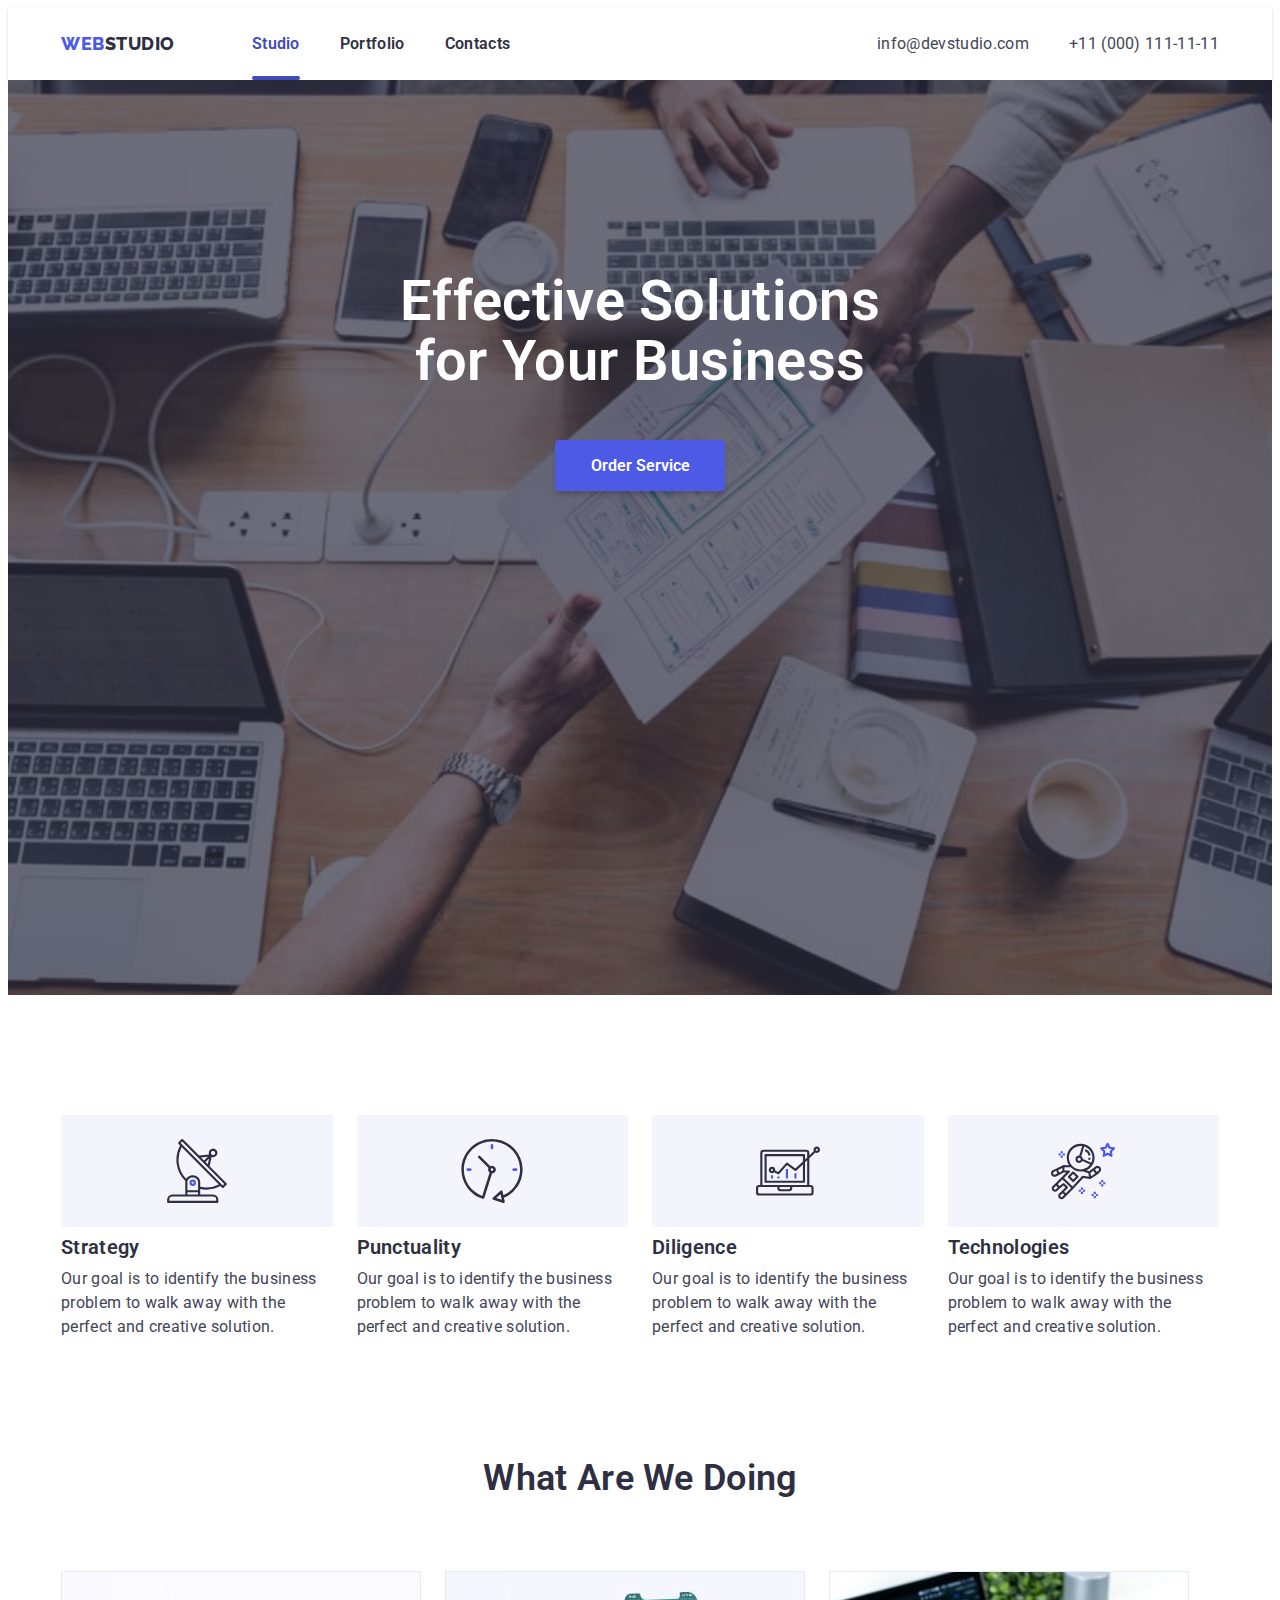
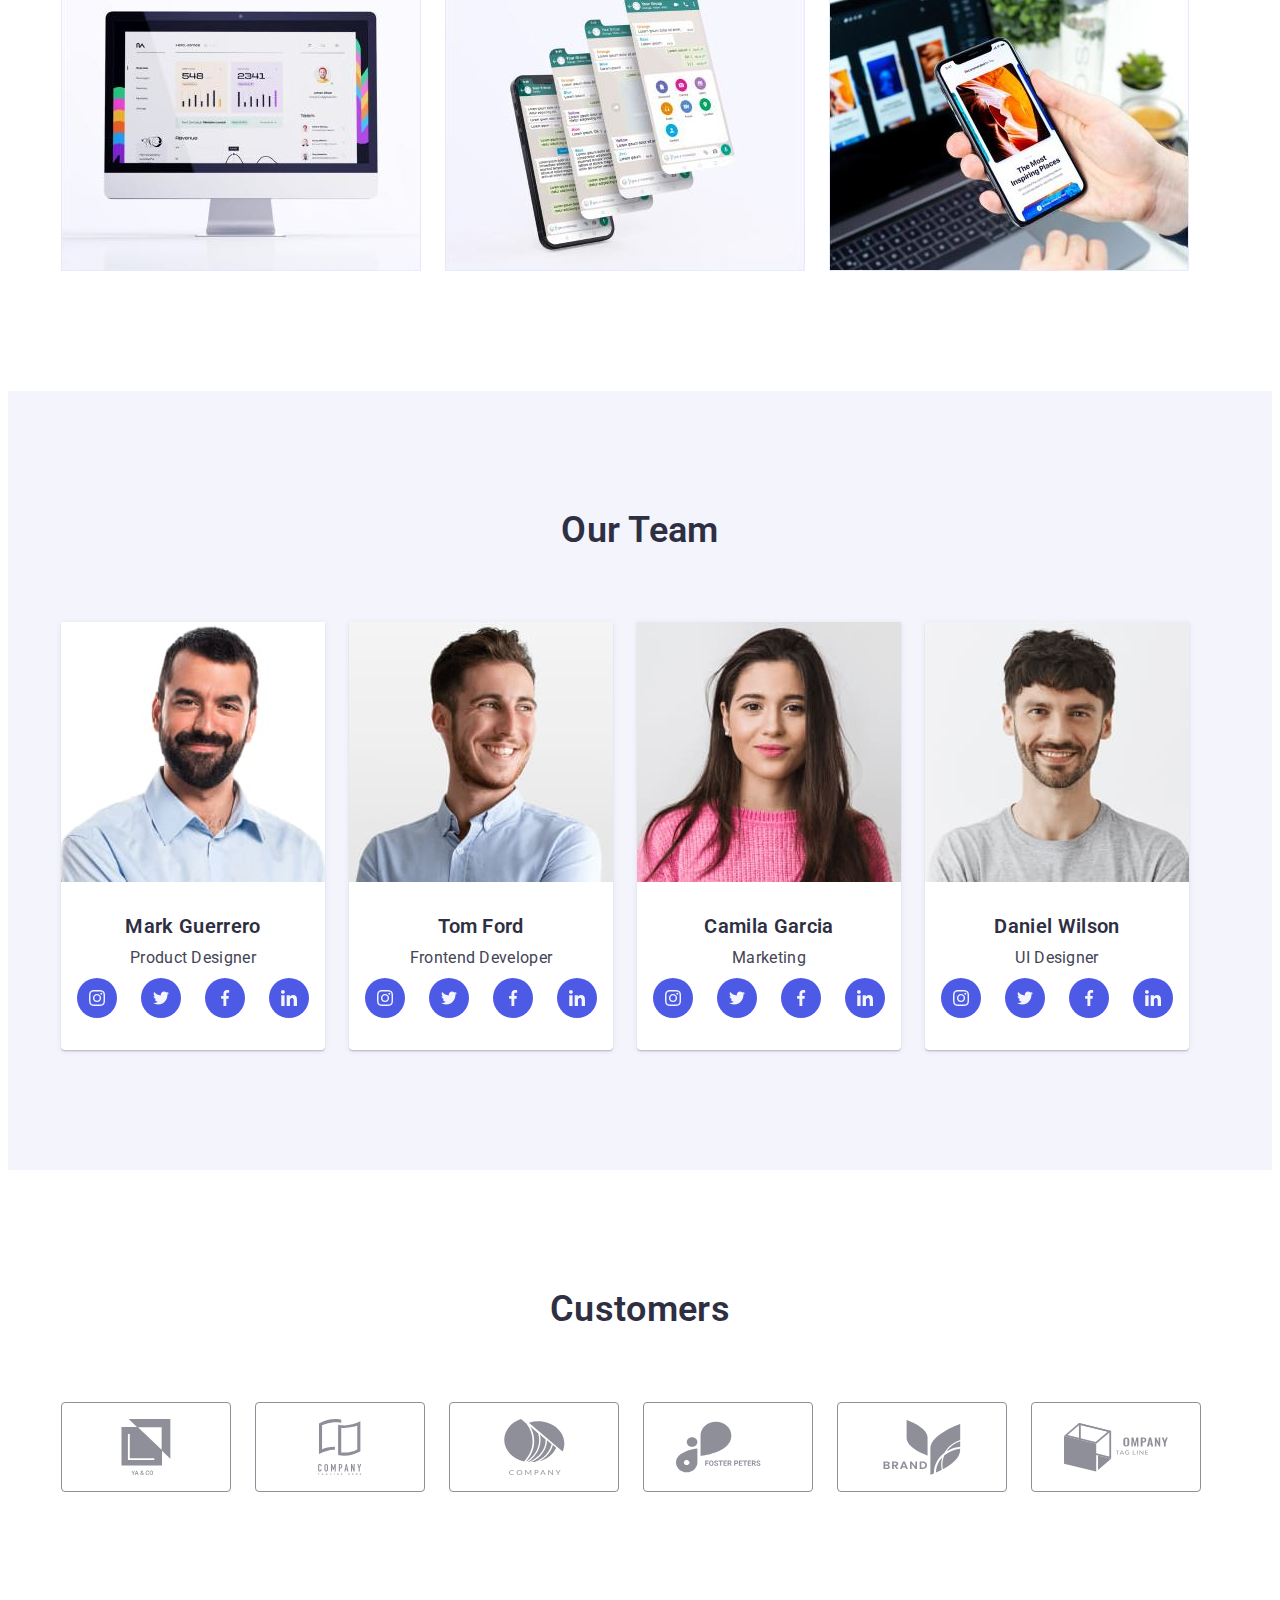
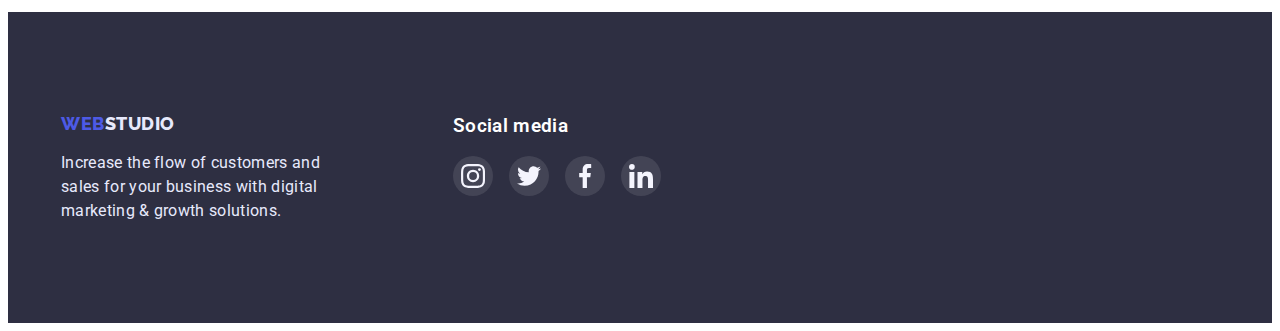
<file: index.html>
<!DOCTYPE html>
<html lang="en">

<head>
    <meta charset="utf-8" />
    <meta http-equiv="X-UA-Compatible" content="IE=edge">
    <meta name="viewport" content="width=device-width, initial-scale=1">
    <title>>WebSTUdIO</title>

    <!-- fonts -->
    <link rel="preconnect" href="https://fonts.googleapis.com">
    <link rel="preconnect" href="https://fonts.gstatic.com" crossorigin>
    <link href="https://fonts.googleapis.com/css2?family=Raleway:wght@800&family=Roboto:wght@400;500;700;900&display=swap" rel="stylesheet">

    <!-- normalize -->
    <link rel="stylesheet" href="https://cdnjs.cloudflare.com/ajax/libs/modern-normalize/1.1.0/modern-normalize.min.css" integrity="sha512-wpPYUAdjBVSE4KJnH1VR1HeZfpl1ub8YT/NKx4PuQ5NmX2tKuGu6U/JRp5y+Y8XG2tV+wKQpNHVUX03MfMFn9Q=="
        crossorigin="anonymous" referrerpolicy="no-referrer" />

    <!-- my styles -->
    <link rel="stylesheet" href="./css/styles.css">
</head>

<body>
    <header class="header">
        <div class="container">
            <nav class="nav">
                <a href="./index.html" class="link logo logo-header  font-raleway">
                    <span>WEB</span>STUDIO</a>
                <ul class="list nav-list">
                    <li>
                        <a href="./index.html" class="link nav-link current">Studio</a>
                    </li>
                    <li>
                        <a href="./portfolio.html" class="link nav-link">Portfolio</a>
                    </li>
                    <li>
                        <a href="" class="link nav-link">Contacts</a>
                    </li>
                </ul>
            </nav>
            <ul class="list contacts">
                <li>
                    <a href="mailto:info@devstudio.com" class="link  contact-link">info@devstudio.com</a>
                </li>
                <li>
                    <a href="tel:+11(000)111-11-11" class="link contact-link">+11 &lpar;000&rpar; 111-11-11</a>
                </li>
            </ul>
        </div>
    </header>
      <main>
        <section class="section hero">
            <div class="container">
                <h1 class="hero-title white">Effective Solutions for Your Business</h1>
                <button type="button" class="btn hero-btn white" data-modal-open>Order Service</button>
            </div>
        </section>
        <section class="section benefits">
            <div class="container">
                <h2 class="visually-hidden">Our benefits</h2>

                <ul class="list benefits-list">
                    <li class="benefits-item">
                        <div class="decoration">
                            <svg width="64" height="64">
                                <use href="./images/icons.svg#icon-antenna"></use>
                            </svg>
                        </div>

                        <h3 class="section-title">Strategy</h3>
                        <p>Our goal is to identify the business problem to walk away with the perfect and creative solution.
                        </p>
                    </li>
                    <li class="benefits-item">
                        <div class="decoration">
                            <svg width="64" height="64">
                                <use href="./images/icons.svg#icon-clock"></use>
                            </svg>
                        </div>

                        <h3 class="section-title">Punctuality</h3>
                        <p>Our goal is to identify the business problem to walk away with the perfect and creative solution.
                        </p>
                    </li>
                    <li class="benefits-item">
                        <div class="decoration">
                            <svg width="64" height="64">
                                <use href="./images/icons.svg#icon-diagram"></use>
                            </svg>
                        </div>   
                        <h3 class="section-title">Diligence</h3>
                        <p>Our goal is to identify the business problem to walk away with the perfect and creative solution.
                        </p>
                    </li>
                    <li class="benefits-item">
                        <div class="decoration">
                            <svg width="64" height="64">
                                <use href="./images/icons.svg#icon-astronaut"></use>
                            </svg>
                        </div>

                        <h3 class="section-title">Technologies</h3>
                        <p>Our goal is to identify the business problem to walk away with the perfect and creative solution.
                        </p>
                    </li>
                </ul>
            </div>
        </section>
        <section class="section works">
            <div class="container">
                <h2 class="section-title works-title">What are we doing</h2>
                <ul class="list works-list">
                    <li>
                        <img src="./images/mob_desk.jpg" alt="image desktop" width="360" height="300">
                    </li>
                    <li>
                        <img src="./images/mob.jpg" alt="image phones" width="360" height="300">
                    </li>
                    <li>
                        <img src="./images/desk.jpg" alt="image desktop and phone" width="360" height="300">
                    </li>
                </ul>
        </section>
        <section class="section team">
            <div class="container">
                <h2 class="section-title team-title">Our Team</h2>
                <ul class="list team-list">
                    <li class="team-list-item">
                        <img src="./images/img-1-min.jpg" alt="Photo Mark Guerrero" width="264" height="260">
                        <div class="wrapper">
                            <h3 class="section-title">Mark Guerrero</h3>
                            <p class="team-descr">Product Designer</p>
                            <ul class="list team-social-list">
                                <li class="team-social-item">
                                    <a href="" class="link card-social-link">
                                        <svg class="icon-social"  width="16" height="16">
                                            <use href="./images/icons.svg#icon-instagram-1"></use>
                                        </svg>
                                    </a>
                                </li>
                                <li class="team-social-item">
                                    <a href="" class="link card-social-link">
                                        <svg class="icon-social" width="16" height="16">
                                            <use href="./images/icons.svg#icon-twitter-1"></use>
                                        </svg>
                                    </a>
                                </li>
                                <li class="team-social-item">
                                    <a href="" class="link card-social-link">
                                        <svg class="icon-social" width="16" height="16">
                                            <use href="./images/icons.svg#icon-facebook-1"></use>
                                        </svg>
                                    </a>
                                </li>
                                <li class="team-social-item">
                                    <a href="" class="link card-social-link">
                                        <svg class="icon-social" width="16" height="16">
                                            <use href="./images/icons.svg#icon-linkedin-1"></use>
                                        </svg>
                                    </a>
                                </li>
                            </ul>
                        </div>
                    </li>
                    <li class="team-list-item">
                        <img src="./images/img-2-min.jpg" alt="Photo Tom Ford" width="264" height="260">
                        <div class="wrapper">
                            <h3 class="section-title">Tom Ford</h3>
                            <p class="team-descr">Frontend Developer</p>
                            <ul class="list team-social-list">
                                <li class="team-social-item">
                                    <a href="" class="link card-social-link">
                                        <svg class="icon-social" width="16" height="16">
                                            <use href="./images/icons.svg#icon-instagram-1"></use>
                                        </svg>
                                    </a>
                                </li>
                                <li class="team-social-item">
                                    <a href="" class="link card-social-link">
                                        <svg class="icon-social" width="16" height="16">
                                            <use href="./images/icons.svg#icon-twitter-1"></use>
                                        </svg>
                                    </a>
                                </li>
                                <li class="team-social-item">
                                    <a href="" class="link card-social-link">
                                        <svg class="icon-social" width="16" height="16">
                                            <use href="./images/icons.svg#icon-facebook-1"></use>
                                        </svg>
                                    </a>
                                </li>
                                <li class="team-social-item">
                                    <a href="" class="link card-social-link">
                                        <svg class="icon-social" width="16" height="16">
                                            <use href="./images/icons.svg#icon-linkedin-1"></use>
                                        </svg>
                                    </a>
                                </li>
                            </ul>
                        </div>
                    </li>
                    <li class="team-list-item">
                        <img src="./images/img-3-min.jpg" alt="Photo Camila Garcia" width="264" height="260">
                        <div class="wrapper">
                            <h3 class="section-title">Camila Garcia</h3>
                            <p class="team-descr">Marketing</p>
                            <ul class="list team-social-list">
                                <li class="team-social-item">
                                    <a href="" class="link card-social-link">
                                        <svg class="icon-social" width="16" height="16">
                                            <use href="./images/icons.svg#icon-instagram-1"></use>
                                        </svg>
                                    </a>
                                </li>
                                <li class="team-social-item">
                                    <a href="" class="link card-social-link">
                                        <svg class="icon-social" width="16" height="16">
                                            <use href="./images/icons.svg#icon-twitter-1"></use>
                                        </svg>
                                    </a>
                                </li>
                                <li class="team-social-item">
                                    <a href="" class="link card-social-link">
                                        <svg class="icon-social" width="16" height="16">
                                            <use href="./images/icons.svg#icon-facebook-1"></use>
                                        </svg>
                                    </a>
                                </li>
                                <li class="team-social-item">
                                    <a href="" class="link card-social-link">
                                        <svg class="icon-social" width="16" height="16">
                                            <use href="./images/icons.svg#icon-linkedin-1"></use>
                                        </svg>
                                    </a>
                                </li>
                            </ul>
                        </div>
                    </li>
                    <li class="team-list-item">
                        <img src="./images/img-4-min.jpg" alt="Daniel Wilson" width="264" height="260">
                        <div class="wrapper">
                            <h3 class="section-title">Daniel Wilson</h3>
                            <p class="team-descr">UI Designer</p>
                            <ul class="list team-social-list">
                                <li class="team-social-item">
                                    <a href="" class="link card-social-link">
                                        <svg class="icon-social" width="16" height="16">
                                            <use href="./images/icons.svg#icon-instagram-1"></use>
                                        </svg>
                                    </a>
                                </li>
                                <li class="team-social-item">
                                    <a href="" class="link card-social-link">
                                        <svg class="icon-social" width="16" height="16">
                                            <use href="./images/icons.svg#icon-twitter-1"></use>
                                        </svg>
                                    </a>
                                </li>
                                <li class="team-social-item">
                                    <a href="" class="link card-social-link">
                                        <svg class="icon-social" width="16" height="16">
                                            <use href="./images/icons.svg#icon-facebook-1"></use>
                                        </svg>
                                    </a>
                                </li>
                                <li class="team-social-item">
                                    <a href="" class="link card-social-link">
                                        <svg class="icon-social" width="16" height="16">
                                            <use href="./images/icons.svg#icon-linkedin-1"></use>
                                        </svg>
                                    </a>
                                </li>
                            </ul>
                        </div>
                    </li>
                </ul>
            </div>
        </section>
        <section class="section clients">
            <div class="container">
                <h2 class="section-title clients-title">Customers</h2>
                <ul class="list clients-list">
                    <li class="client-item">
                        <a href="" class="link client-link">
                                <svg class="client-icon" width="104" height="56">
                                    <use href="./images/icons.svg#icon-logo-client-1"></use>
                                      </svg>
                        </a>
                    </li>
                    <li class="client-item">
                        <a href="" class="link client-link">
                                <svg class="client-icon" width="104" height="56">
                                <use href="./images/icons.svg#icon-logo-client-2"></use>
                            </svg>
                        </a>
                    </li>
                    <li class="client-item">
                        <a href="" class="link client-link">
                                <svg class="client-icon" width="104" height="56">
                             <use href="./images/icons.svg#icon-logo-client-3"></use>
                                      </svg>
                        </a>
                    </li>
                    <li class="client-item">
                        <a href="" class="link client-link">
                                <svg class="client-icon"  width="104" height="56">
                             <use href="./images/icons.svg#icon-logo-client-4"></use>
                                      </svg>
                        </a>
                    </li>
                    <li class="client-item">
                        <a href="" class="link client-link">
                                <svg class="client-icon"  width="104" height="56">
                             <use href="./images/icons.svg#icon-logo-client-5"></use>
                                      </svg>
                        </a>
                    </li>
                    <li class="client-item">
                        <a href="" class="link client-link">
                            <svg class="client-icon" width="104" height="56">
                                <use href="./images/icons.svg#icon-logo-client-6"></use>
                                      </svg>
                        </a>
                    </li>
                </ul>
            </div>
        </section>
    </main>
    <footer class="footer">
        <div class="container">
            <div class="wrapper footer-logo">
            <a href="./index.html" class="logo logo-footer font-raleway link">
                <span>WEB</span>STUDIO</a>
            <p class="footer-descr">Increase the flow of customers and sales for your business with digital marketing &amp; growth solutions.</p>
        </div>
        <div class="wrapper">
            <h3 class="footer-social-title white">Social media</h3>
            <ul class="list footer-social-list">
                <li class="social-item">
                    <a href="" class="link social-link">
                        <svg class="icon-social" width="24" height="24">
                            <use href="./images/icons.svg#icon-instagram-1"></use>
                        </svg>
                    </a>
                </li>
                <li class="social-item">
                    <a href="" class="link social-link">
                        <svg class="icon-social"  width="24" height="24">
                            <use href="./images/icons.svg#icon-twitter-1"></use>
                        </svg>
                    </a>
                </li>
                <li class="social-item">
                    <a href="" class="link social-link">
                        <svg class="icon-social" width="24" height="24">
                            <use href="./images/icons.svg#icon-facebook-1"></use>
                        </svg>
                    </a>
                </li>
                <li class="social-item">
                    <a href="" class="link social-link">
                        <svg class="icon-social" width="24" height="24">
                            <use href="./images/icons.svg#icon-linkedin-1"></use>
                        </svg>
                    </a>
                </li>
            </ul>
        </div>
        </div>
    </footer>
    <div class="backdrop is-hidden" data-modal>
        <div class="modal">
            <button class="btn btn-close" data-modal-close>
                    <svg width="8" height="8">
                            <use href="./images/icons.svg#icon-close"></use>
                        </svg>
            </button>
        </div>
    </div>
    <script src="./js/modal.js"></script>
</body>

</html>
</file>
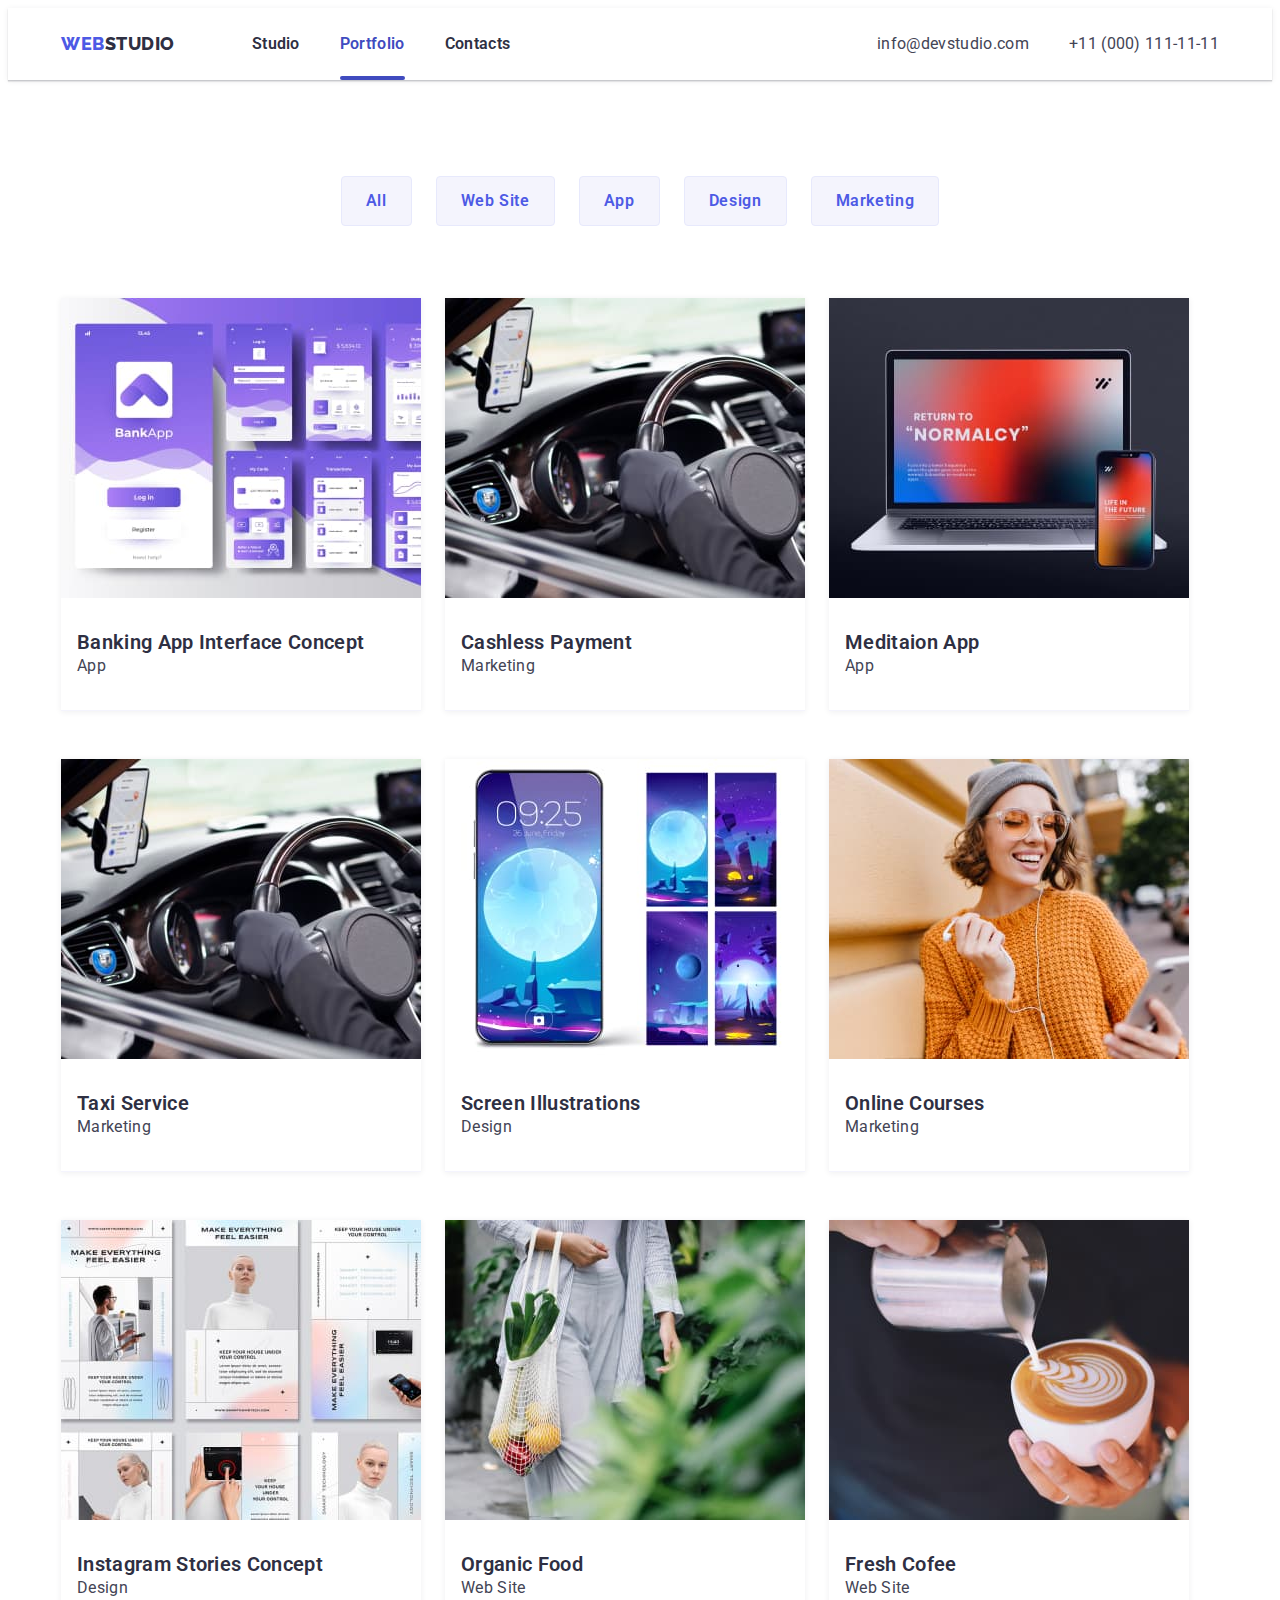
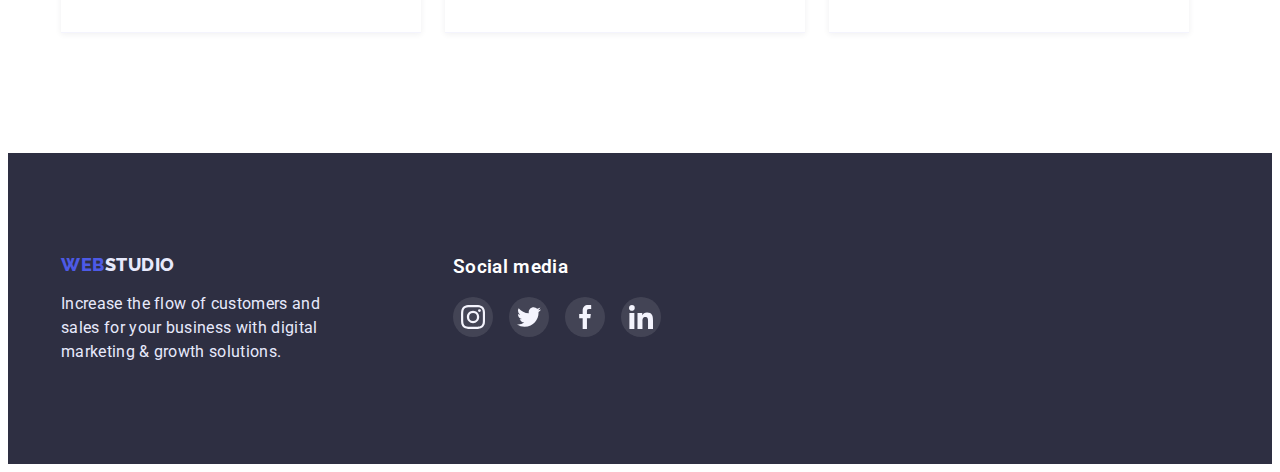
<file: portfolio.html>
<!DOCTYPE html>
<html lang="en">

<head>
    <meta charset="utf-8" />
    <meta http-equiv="X-UA-Compatible" content="IE=edge">
    <meta name="viewport" content="width=device-width, initial-scale=1">
    <title>Portfolio</title>

    <!-- fonts -->
    <link rel="preconnect" href="https://fonts.googleapis.com">
    <link rel="preconnect" href="https://fonts.gstatic.com" crossorigin>
    <link href="https://fonts.googleapis.com/css2?family=Raleway:wght@800&family=Roboto:wght@400;500;700;900&display=swap" rel="stylesheet">

    <!-- normalize -->
    <link rel="stylesheet" href="https://cdnjs.cloudflare.com/ajax/libs/modern-normalize/1.1.0/modern-normalize.min.css" integrity="sha512-wpPYUAdjBVSE4KJnH1VR1HeZfpl1ub8YT/NKx4PuQ5NmX2tKuGu6U/JRp5y+Y8XG2tV+wKQpNHVUX03MfMFn9Q=="
        crossorigin="anonymous" referrerpolicy="no-referrer" />

    <!-- my styles -->
    <link rel="stylesheet" href="./css/styles.css">
</head>

<body>
    <header class="header">
        <div class="container">
            <nav class="nav">
                <a href="./index.html" class="link logo logo-header  font-raleway">
                    <span>WEB</span>STUDIO</a>
                <ul class="list nav-list">
                    <li>
                        <a href="./index.html" class="link nav-link">Studio</a>
                    </li>
                    <li>
                        <a href="./portfolio.html" class="link nav-link current">Portfolio</a>
                    </li>
                    <li>
                        <a href="" class="link nav-link">Contacts</a>
                    </li>
                </ul>
            </nav>
            <ul class="list contacts">
                <li>
                    <a href="mailto:info@devstudio.com" class="link  contact-link">info@devstudio.com</a>
                </li>
                <li>
                    <a href="tel:+11(000)111-11-11" class="link contact-link">+11 &lpar;000&rpar; 111-11-11</a>
                </li>
            </ul>
        </div>
    </header>
    <main>
        <section class="section portfolio">
            <div class="container">
                <h1 class="visually-hidden"> Portfolio</h1>
                <ul class="list filter">
                    <li>
                        <button type="button" class="btn filter-btn">All</button>
                    </li>
                    <li>
                        <button type="button" class="btn filter-btn">Web Site</button>
                    </li>
                    <li>
                        <button type="button" class="btn filter-btn">App</button>
                    </li>
                    <li>
                        <button type="button" class="btn filter-btn">Design</button>
                    </li>
                    <li>
                        <button type="button" class="btn filter-btn">Marketing</button>
                    </li>
                </ul>

                <ul class="list views">
                    <li class="views-item">
                        <a href="" class="link">
                            <div class="wrapper">
                                <img src="./images/img-app-1.jpg" alt="Bank App" width="360" height="300" class="views-img">
                                <div class="views-overlay">
                                    <p class="views-overlay-text">
                                        14 Stylish and User-Friendly App Design Concepts · Task Manager App · Calorie Tracker App · Exotic Fruit Ecommerce App ·
                                        Cloud Storage App
                                    </p>
                                </div>
                            </div>
                            <div class="wrapper">
                                <h3 class="section-title">Banking App Interface Concept</h3>
                                <p class="views-descr">App</p>
                            </div>
                        </a>
                    </li>
                    <li class="views-item">
                        <a href="" class="link">
                            <div class="wrapper">
                                <img src="./images/img-marketing-2.jpg" alt="Cashless" width="360" height="300" class="views-img">
                                <div class="views-overlay">
                                    <p class="views-overlay-text">
                                        14 Stylish and User-Friendly App Design Concepts · Task Manager App · Calorie Tracker App · Exotic Fruit Ecommerce App ·
                                        Cloud Storage App
                                    </p>
                                </div>
                            </div>
                            <div class="wrapper">
                                <h3 class="section-title">Cashless Payment</h3>
                                <p class="views-descr">Marketing</p>
                            </div>
                        </a>
                    </li>
                    <li class="views-item">
                        <a href="" class="link">
                            <div class="wrapper">
                                <img src="./images/img-app=2.jpg" alt="Some App" width="360" height="300" class="views-img">
                                <div class="views-overlay">
                                    <p class="views-overlay-text">
                                        14 Stylish and User-Friendly App Design Concepts · Task Manager App · Calorie Tracker App · Exotic Fruit Ecommerce App ·
                                        Cloud Storage App
                                    </p>
                                </div>
                            </div>
                            <div class="wrapper">
                                <h3 class="section-title">Meditaion App</h3>
                                <p class="views-descr">App</p>
                            </div>
                        </a>
                    </li>
                    <li class="views-item">
                        <a href="" class="link">
                            <div class="wrapper">
                                <img src="./images/img-marketing-2.jpg" alt="Taxi" width="360" height="300" class="views-img">
                                <div class="views-overlay">
                                    <p class="views-overlay-text">
                                        14 Stylish and User-Friendly App Design Concepts · Task Manager App · Calorie Tracker App · Exotic Fruit Ecommerce App ·
                                        Cloud Storage App
                                    </p>
                                </div>
                            </div>
                            <div class="wrapper">
                                <h3 class="section-title">Taxi Service</h3>
                                <p class="views-descr">Marketing</p>
                            </div>
                        </a>
                    </li>
                    <li class="views-item">
                        <a href="" class="link">
                            <div class="wrapper">
                                <img src="./images/img-design-1.jpg" alt=">Screen" width="360" height="300" class="views-img">
                                <div class="views-overlay">
                                    <p class="views-overlay-text">
                                        14 Stylish and User-Friendly App Design Concepts · Task Manager App · Calorie Tracker App · Exotic Fruit Ecommerce App ·
                                        Cloud Storage App
                                    </p>
                                </div>
                            </div>
                            <div class="wrapper">
                                <h3 class="section-title">Screen Illustrations</h3>
                                <p class="views-descr">Design</p>
                            </div>
                        </a>
                    </li>
                    <li class="views-item">
                        <a href="" class="link">
                            <div class="wrapper">
                                <img src="./images/img-marketing-3.jpg" alt="Student" width="360" height="300" class="views-img">
                                <div class="views-overlay">
                                    <p class="views-overlay-text">
                                        14 Stylish and User-Friendly App Design Concepts · Task Manager App · Calorie Tracker App · Exotic Fruit Ecommerce App ·
                                        Cloud Storage App
                                    </p>
                                </div>
                            </div>
                            <div class="wrapper">
                                <h3 class="section-title">Online Courses</h3>
                                <p class="views-descr">Marketing</p>
                            </div>
                        </a>
                    </li>
                    <li class="views-item">
                        <a href="" class="link">
                            <div class="wrapper">
                                <img src="./images/img-design-2.jpg" alt="Stories" width="360" height="300" class="views-img">
                                <div class="views-overlay">
                                    <p class="views-overlay-text">
                                        14 Stylish and User-Friendly App Design Concepts · Task Manager App · Calorie Tracker App · Exotic Fruit Ecommerce App ·
                                        Cloud Storage App
                                    </p>
                                </div>
                            </div>
                            <div class="wrapper">
                                <h3 class="section-title">Instagram Stories Concept</h3>
                                <p class="views-descr">Design</p>
                            </div>
                        </a>
                    </li>
                    <li class="views-item">
                        <a href="" class="link">
                            <div class="wrapper">
                                <img src="./images/img-site-1.jpg" alt="Food" width="360" height="300" class="views-img">
                                <div class="views-overlay">
                                    <p class="views-overlay-text">
                                        14 Stylish and User-Friendly App Design Concepts · Task Manager App · Calorie Tracker App · Exotic Fruit Ecommerce App ·
                                        Cloud Storage App
                                    </p>
                                </div>
                            </div>
                            <div class="wrapper">
                                <h3 class="section-title">Organic Food</h3>
                                <p class="views-descr">Web Site</p>
                            </div>
                        </a>
                    </li>
                    <li class="views-item">
                        <a href="" class="link">
                            <div class="wrapper">
                                <img src="./images/img-site-2.jpg" alt="Cofee" width="360" height="300" class="views-img">
                                <div class="views-overlay">
                                    <p class="views-overlay-text">
                                        14 Stylish and User-Friendly App Design Concepts · Task Manager App · Calorie Tracker App · Exotic Fruit Ecommerce App ·
                                        Cloud Storage App
                                    </p>
                                </div>
                            </div>
                            <div class="wrapper">
                                <h3 class="section-title">Fresh Cofee</h3>
                                <p class="views-descr">Web Site</p>
                            </div>
                        </a>
                    </li>
                </ul>
            </div>
        </section>
    </main>
    <footer class="footer">
            <div class="container">
                <div class="wrapper footer-logo">
                <a href="./index.html" class="logo logo-footer font-raleway link">
                    <span>WEB</span>STUDIO</a>
                <p class="footer-descr">Increase the flow of customers and sales for your business with digital marketing &amp; growth solutions.</p>
            </div>
            <div class="wrapper">
                <h3 class="footer-social-title white">Social media</h3>
                <ul class="list footer-social-list">
                    <li class="social-item">
                        <a href="" class="link social-link">
                            <svg class="icon-social" width="24" height="24">
                                <use href="./images/icons.svg#icon-instagram-1"></use>
                            </svg>
                        </a>
                    </li>
                    <li class="social-item">
                        <a href="" class="link social-link">
                            <svg class="icon-social"  width="24" height="24">
                                <use href="./images/icons.svg#icon-twitter-1"></use>
                            </svg>
                        </a>
                    </li>
                    <li class="social-item">
                        <a href="" class="link social-link">
                            <svg class="icon-social" width="24" height="24">
                                <use href="./images/icons.svg#icon-facebook-1"></use>
                            </svg>
                        </a>
                    </li>
                    <li class="social-item">
                        <a href="" class="link social-link">
                            <svg class="icon-social" width="24" height="24">
                                <use href="./images/icons.svg#icon-linkedin-1"></use>
                            </svg>
                        </a>
                    </li>
                </ul>
            </div>
            </div>
        </footer>
</body>

</html>
</file>
<file: css/styles.css>
:root {
    --page-color:#434455;
    --title-color: #2E2F42;
    --white-color: #FFFFFF;
    --dark-color: rgba(255, 255, 255, 0.1);
    --green-color: #31d0aa;
    --logo-web-color: #4D5AE5;
    --logo-header-color: #2E2F42;
    --logo-footer-color:  #F4F4FD;
    --footer-descr-color:  #E7E9FC; 
    --footer-hero-color: #2E2F42;
    --hero-click-color: #404BBF;
  }

body {
    font-family: 'Roboto', sans-serif;
    color: var(--page-color);
    letter-spacing: 0.02em;
    font-size: 16px;
    line-height: 1.5;
    background-color: var(--white-color);
}

/* ----- reset ----- */

.link {
    text-decoration: none;
    color: inherit;
    display: block;
}

.list {
    margin: 0;
    padding: 0;
    list-style-type: none;
}
h1, h2, h3, h4, h5, h6, p {
    margin-top: 0;
    margin-bottom: 0;
}

img {
    display: block;
}

.btn {
    text-decoration: none;
    color: inherit;
    cursor: pointer;
    border: none;
}

/* ----- common ----- */

.visually-hidden {
    position: absolute;
    width: 1px;
    height: 1px;
    margin: -1px;
    border: 0;
    padding: 0;
    white-space: nowrap;
    clip-path: inset(100%);
    clip: rect(0 0 0 0);
    overflow: hidden;
  }

.font-raleway {
    font-family: Raleway;
    font-weight: 800;
}

.white {
    color: var(--white-color);
}

.section-title {
    color: var(--title-color);
    margin-top: 0;
}

.section {
    padding: 120px 0;
}

.container {
    max-width: 1158px;
    margin: 0 auto;
    padding: 0 15px;
}

.wrapper {
    padding: 32px 16px;
}

.current {
    position: relative;
}

.current::after {
    content: '';
    position: absolute;
    left: 0;
    bottom: -100%;

    width: 100%;
    height: 4px;
    
    background: var(--hero-click-color);
    border-radius: 2px;
    
}

/* ----- header, footer ----- */

.header {
    padding: 24px 0;
    box-shadow: 0px 2px 1px rgba(46, 47, 66, 0.08), 0px 1px 1px rgba(46, 47, 66, 0.16), 0px 1px 6px rgba(46, 47, 66, 0.08);
}

.header .container {
    display: flex;
    justify-content: space-between;
}

.nav,
.nav-list,
.contacts {
    display: flex;
}
.logo-header {
    color: var(--title-color);
}
.logo {
    font-weight: 800;
    font-size: 18px;
    line-height:1.3;
    letter-spacing: 0.03em;
    text-transform: uppercase;
}

.logo>span {
    color: var(--logo-web-color);
}

.nav-list {
    margin-left: 77px;
    gap: 40px;
}

.nav-link {
    font-weight: 600;
    color: var(--title-color);

    transition-property: color;
    transition-duration: 250ms;
    transition-timing-function: cubic-bezier(0.4, 0, 0.2, 1);
}

.nav-link.current {
    color: var(--hero-click-color);
}

.nav-link:hover,
.nav-link:focus,
.nav-link:active {
    color: var(--hero-click-color);
}

.contacts {
    gap: 40px;
}

.contact-link {
    transition-property: color;
    transition-duration: 250ms;
    transition-timing-function: cubic-bezier(0.4, 0, 0.2, 1);
}

.contact-link:hover,
.contact-link:focus {
    color: var(--logo-web-color);
}

.footer {
    background-color: var(--footer-hero-color);
    padding: 100px 0;
     
}

.footer .container {
    display: flex;
}

.footer .wrapper {
    padding: 0;  
}

.footer-logo {
    margin-right: 120px;
}

.logo-footer {
    color: var(--footer-descr-color);
    margin-bottom: 16px;
}

.footer-descr {
    color: var(--footer-descr-color);
    max-width: 272px;
}

.footer-social-title {
    font-weight: 600;
    margin-bottom: 16px;
}

.footer-social-list {
    display: flex;
    gap: 16px;
}

.team-social-item,
.social-item {
    width: 40px;
    height: 40px;
}

.social-link {
    width: 100%;
    height: 100%;
    border-radius: 50%;
    background-color: var(--dark-color);
    color: var(--footer-descr-color);

    transition-property: background-color;
    transition-duration: 250ms;
    transition-timing-function: cubic-bezier(0.4, 0, 0.2, 1);
}

.social-link:focus,
.social-link:hover {
    background-color: var(--green-color);
}

.icon-social {
    margin-top: 8px;
    margin-left: 8px;
    fill: currentColor;
}
/* ----- main ----- */

/* ----- hero ----- */

.hero {
    max-width: 1440px;
    height: 603px;
    margin: 0 auto;
   
    background-image: linear-gradient(rgba(47, 47, 66, 0.7), 
    rgba(47, 47, 66, 0.7)), url('../images/people-office.jpg');
    background-size: cover;
    background-position: center;
    background-repeat: no-repeat;
   
    padding-top: 192px;
    text-align: center;
}

.hero-title {
    font-weight: 600;
    font-size: 56px;
    line-height: 1.07;
    margin: 0 auto 48px;
    width: 492px;
}

.hero-btn {
    background-color: var(--logo-web-color);
    font-family: inherit;
    font-weight: 600;
    font-size: 16px;
    line-height: 1.2;
    text-align: center;

    transition-property: background-color;
    transition-duration: 250ms;
    transition-timing-function: cubic-bezier(0.4, 0, 0.2, 1);

    padding: 16px 32px;
    min-width: 170px;
    box-shadow: 0px 4px 4px rgba(0, 0, 0, 0.15);
    border-radius: 4px;
}

.hero-btn:hover,
.hero-btn:focus,
.hero-btn:active {
    background-color: var(--hero-click-color);
}
/* ----- section ----- */

.benefits{
    padding-bottom: 0;
}

.decoration {
    display:flex;
    align-items: center;
    justify-content: center;
    width: 100%;
    height: 112px;
    background-color: var(--logo-footer-color);
    margin-bottom: 8px;
}

.team-social-list,
.clients-list,
.benefits-list,
.works-list,
.team-list,
.filter,
.views {
    display: flex;
    gap: 24px;
}

.team {
    background-color: var(--logo-footer-color);
}

.team-list-item {
    background-color: var(--white-color);
    box-shadow: 0px 1px 6px rgba(46, 47, 66, 0.08), 0px 1px 1px rgba(46, 47, 66, 0.16), 0px 2px 1px rgba(49, 50, 54, 0.08);
    border-radius: 0px 0px 4px 4px;
}

.team .wrapper {
    text-align: center;
}

.views .section-title,
.team-list .section-title,
.benefits-list .section-title {
    font-weight: 600;
    font-size: 20px;
    line-height: 1.2;
    margin-bottom: 8px;
}

.clients-title,
.works-title,
.team-title {
    font-weight: 600;
    font-size: 36px;
    line-height: 1.1;
    text-align: center;
    text-transform: capitalize; 
    margin-bottom: 72px;
         
}

.team-descr {
    margin-bottom: 8px;
}

.card-social-link{
    width: 100%;
    height: 100%;

    transition-property: background-color;
    transition-duration: 250ms;
    transition-timing-function: cubic-bezier(0.4, 0, 0.2, 1);

    border-radius: 50%;
    background-color: var(--logo-web-color);
    color: var(--logo-footer-color);
}

.card-social-link:hover {
    background-color: var(--hero-click-color);
}

.team .icon-social {
    fill: currentColor;
    margin: 12px auto;
    
}

.client-item {
    flex-basis: calc((100% - 24*5)/6);
}

.client-link {
    color: #8E8F99;
    width: 168px;
    height: 88px;
    border: 1px solid #8E8F99;
    border-radius: 4px; 

    transition-property: border, color;
    transition-duration: 250ms;
    transition-timing-function: cubic-bezier(0.4, 0, 0.2, 1);
}

.client-link:focus,
.client-link:hover {
    border: 1px solid var(--hero-click-color);
    color:  var(--hero-click-color);
}

.client-icon {
    fill: currentColor;
    margin-top: 16px;
    margin-left: 32px;
}

/* ----- Portfolio ----- */

.portfolio {
    padding-top: 96px;
}

.filter{
    margin-bottom: 72px;
    justify-content: center;
}

.filter-btn {
    font-family: inherit;
    font-weight: 600;
    font-size: 16px;
    line-height: 1.5;
    text-align: center;
    letter-spacing: 0.04em;
    color: var(--logo-web-color);
    background-color: var(--logo-footer-color);

    padding: 12px 24px;
    border: 1px solid var(--footer-descr-color);
    border-radius: 4px;

    transition-property: background-color, color, box-shadow;
    transition-duration: 250ms;
    transition-timing-function: cubic-bezier(0.4, 0, 0.2, 1);
}

.filter-btn:hover,
.filter-btn:focus,
.filter-btn:active {
    background-color: var(--logo-web-color);
    color: var(--white-color);
    box-shadow: 0px 3px 1px rgba(0, 0, 0, 0.1), 0px 2px 1px rgba(0, 0, 0, 0.08), 0px 2px 2px rgba(0, 0, 0, 0.12);
}

.views {
    flex-wrap: wrap;
    row-gap: 48px;
}

.views-item  {
    border-bottom: 0.5px solid #F4F4FD;
    box-shadow: 0px 1px 6px rgba(46, 47, 66, 0.08);
}

.views-item .link {
    transition-property: box-shadow;
    transition-duration: 250ms;
    transition-timing-function: cubic-bezier(0.4, 0, 0.2, 1);
}

.views-item .link:focus,
.views-item .link:hover {
    box-shadow: 0px 1px 6px rgba(46, 47, 66, 0.08), 
    0px 1px 1px rgba(46, 47, 66, 0.16), 
    0px 2px 1px rgba(46, 47, 66, 0.08);
}

.views-item :nth-child(1) {
    position: relative;
    margin: 0;
    padding: 0;

    overflow: hidden; 
}

.views-overlay {
    position: absolute;
    top: 0;
    left: 0;
    transform: translateY(100%);
   
    width: 100%;
    height: 100%;

    transition-property: transform;
    transition-duration: 250ms;
    transition-timing-function: cubic-bezier(0.4, 0, 0.2, 1);

    background-color: var(--logo-web-color);
    padding: 40px 32px;
}

.views-overlay-text {
    color: var(--logo-footer-color);
}

.views-item .link:focus .views-overlay,
.views-item .link:hover .views-overlay {
    transform: translateX(0);
}

/* ----- Modal ----- */

.backdrop {
    position: fixed;
    left: 0px;
    top: 0px;

    width: 100%;
    height: 100vh;

    background: rgba(46, 47, 66, 0.4);

    transition-property: visibility, opacity, transform;
    visibility: visible;
    opacity: 1;
    pointer-events: auto;
    transform: none;
    transition-duration: 500ms;
}

.backdrop.is-hidden {
   
    visibility: hidden;
    opacity: 0;
    pointer-events: none;
       
    transform: scale(0.1, 0.5) rotate(45deg);
    transform-origin: center;
}

.modal{
    position: absolute;
    top: 50%;
    left: 50%;
    transform: translate(-50%, -50%);
    width: 408px;
    height: 576px;
   
    
    background: #FCFCFC;
    box-shadow: 0px 1px 1px rgba(0, 0, 0, 0.14), 0px 1px 3px rgba(0, 0, 0, 0.12), 0px 2px 1px rgba(0, 0, 0, 0.2);
    border-radius: 4px;
}

.btn-close {
    position: absolute;
    right: 24px;
    top: 24px;
    
    display: flex;
    justify-content: center;
    align-items: center;
    width: 24px;
    height: 24px;

    background: #E7E9FC;
    border: 1px solid rgba(0, 0, 0, 0.1);
    border-radius: 50%;
}

.btn-close svg {
    margin: auto;
}
</file>
